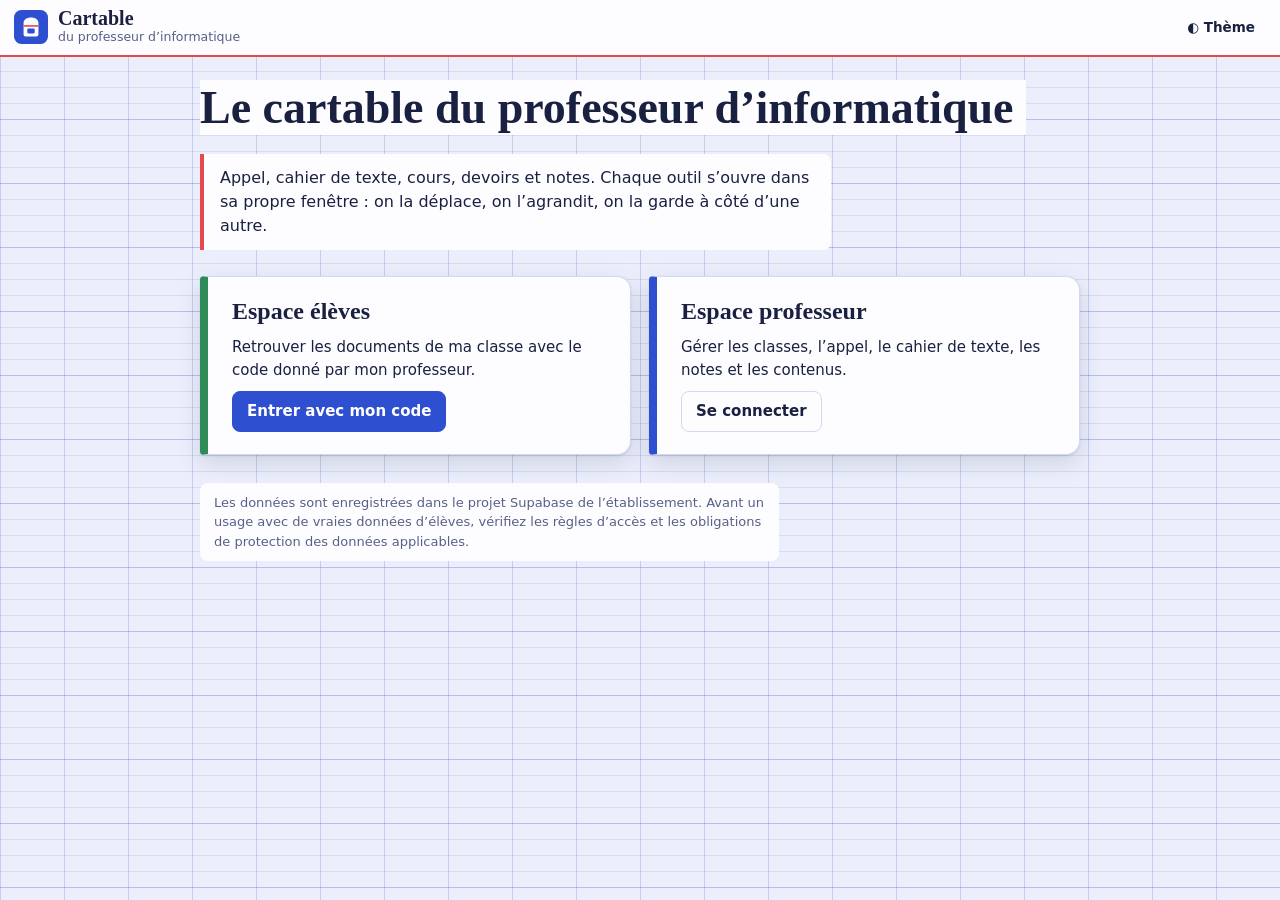
<file: index.html>
<!doctype html>
<html lang="fr">
<head>
  <meta charset="utf-8">
  <meta name="viewport" content="width=device-width, initial-scale=1, viewport-fit=cover">
  <title>Cartable du professeur d’informatique</title>
  <meta name="description" content="Cartable numérique du professeur d’informatique : appel, cahier de texte, cours, devoirs, notes et espace élèves par code de classe.">
  <meta name="robots" content="noindex, nofollow">
  <meta name="theme-color" content="#2f4fd1">
  <link rel="icon" href="assets/img/favicon.svg" type="image/svg+xml">
  <link rel="stylesheet" href="assets/css/app.css">
  <script src="assets/js/theme.js"></script>
</head>
<body data-view="home">
  <a class="skip" href="#main">Aller au contenu</a>

  <header id="top">
    <a class="brand" href="#accueil" aria-label="Retour à l’accueil du cartable">
      <svg viewBox="0 0 64 64" aria-hidden="true"><rect width="64" height="64" rx="14" fill="#2f4fd1"/><path d="M18 24c0-6 6-10 14-10s14 4 14 10v22a4 4 0 0 1-4 4H22a4 4 0 0 1-4-4z" fill="#fdfdff"/><path d="M18 30h28" stroke="#e5484d" stroke-width="3"/><rect x="25" y="35" width="14" height="9" rx="2" fill="#2f4fd1"/></svg>
      <span><b>Cartable</b><small>du professeur d’informatique</small></span>
    </a>
    <div id="top-right"></div>
  </header>

  <div id="desk">
    <main id="main" tabindex="-1">
      <noscript><div class="sheet"><h1>JavaScript est nécessaire</h1><p>Activez JavaScript dans votre navigateur pour utiliser le cartable.</p></div></noscript>
      <p class="muted" style="padding:12px">Chargement…</p>
    </main>
    <div id="winlayer"></div>
  </div>

  <nav id="taskbar" aria-label="Fenêtres ouvertes" hidden>
    <div id="taskbar-list"></div>
    <div class="tb-tools">
      <button type="button" class="btn btn-sm" id="tb-min">Tout réduire</button>
      <button type="button" class="btn btn-sm" id="tb-close">Tout fermer</button>
    </div>
  </nav>

  <div id="toast" class="toast" role="status" aria-live="polite"></div>

  <script src="assets/js/config.js"></script>
  <script src="assets/vendor/supabase.js"></script>
  <script src="assets/js/core.js"></script>
  <script src="assets/js/wm.js"></script>
  <script src="assets/js/teacher.js"></script>
  <script src="assets/js/student.js"></script>
  <script src="assets/js/app.js"></script>
</body>
</html>
</file>
<file: assets/css/app.css>
/* ==========================================================================
   Cartable du professeur d'informatique — feuille de style
   Identité : le bureau est une page de cahier à grands carreaux (seyès),
   chaque outil est une feuille volante avec son intercalaire coloré.
   ========================================================================== */

:root {
  --font-body: system-ui, -apple-system, "Segoe UI", Roboto, "Helvetica Neue", Arial, sans-serif;
  --font-head: "Iowan Old Style", "Palatino Linotype", Palatino, "Book Antiqua", Georgia, serif;
  --font-mono: ui-monospace, "SFMono-Regular", Menlo, Consolas, monospace;

  --desk: #eceffb;
  --grid: rgba(63, 87, 200, 0.12);
  --grid-strong: rgba(63, 87, 200, 0.22);
  --paper: #fdfdff;
  --paper-2: #f2f4fd;
  --text: #1a2040;
  --muted: #586088;
  --border: #d3d9f1;
  --accent: #2f4fd1;
  --accent-ink: #ffffff;
  --accent-soft: #e4e9ff;
  --ok: #17795a;
  --ok-soft: #dcf4ea;
  --warn: #9a5b00;
  --warn-soft: #fff0cf;
  --danger: #c0322f;
  --danger-soft: #fde5e3;
  --on-strong: #ffffff;
  --margin: #e5484d;
  --hl: #fff0a0;
  --shadow: 0 1px 2px rgba(20, 30, 80, 0.12), 0 8px 24px rgba(20, 30, 80, 0.14);
  --shadow-top: 0 2px 4px rgba(20, 30, 80, 0.16), 0 18px 48px rgba(20, 30, 80, 0.28);
  --radius: 10px;
  color-scheme: light;
}

@media (prefers-color-scheme: dark) {
  :root:not([data-theme="light"]) {
    --desk: #12172e;
    --grid: rgba(140, 160, 255, 0.08);
    --grid-strong: rgba(140, 160, 255, 0.15);
    --paper: #1b2142;
    --paper-2: #232a52;
    --text: #e8ebff;
    --muted: #a6aed8;
    --border: #353e70;
    --accent: #8ea2ff;
    --accent-ink: #0f1433;
    --accent-soft: #2b3570;
    --ok: #4cc9a0;
    --ok-soft: #173d37;
    --warn: #f0b35a;
    --warn-soft: #43361a;
    --danger: #ff8a84;
    --danger-soft: #472428;
    --on-strong: #0f1433;
    --margin: #ff6b6f;
    --shadow: 0 1px 2px rgba(0, 0, 0, 0.4), 0 8px 24px rgba(0, 0, 0, 0.4);
    --shadow-top: 0 2px 4px rgba(0, 0, 0, 0.5), 0 18px 48px rgba(0, 0, 0, 0.6);
    color-scheme: dark;
  }
}
:root[data-theme="dark"] {
  --desk: #12172e;
  --grid: rgba(140, 160, 255, 0.08);
  --grid-strong: rgba(140, 160, 255, 0.15);
  --paper: #1b2142;
  --paper-2: #232a52;
  --text: #e8ebff;
  --muted: #a6aed8;
  --border: #353e70;
  --accent: #8ea2ff;
  --accent-ink: #0f1433;
  --accent-soft: #2b3570;
  --ok: #4cc9a0;
  --ok-soft: #173d37;
  --warn: #f0b35a;
  --warn-soft: #43361a;
  --danger: #ff8a84;
  --danger-soft: #472428;
  --on-strong: #0f1433;
  --margin: #ff6b6f;
  --shadow: 0 1px 2px rgba(0, 0, 0, 0.4), 0 8px 24px rgba(0, 0, 0, 0.4);
  --shadow-top: 0 2px 4px rgba(0, 0, 0, 0.5), 0 18px 48px rgba(0, 0, 0, 0.6);
  color-scheme: dark;
}

/* --------------------------------------------------------------------------
   Base
   -------------------------------------------------------------------------- */
*, *::before, *::after { box-sizing: border-box; }
html { -webkit-text-size-adjust: 100%; }
body {
  margin: 0;
  font: 15px/1.5 var(--font-body);
  color: var(--text);
  background: var(--desk);
  height: 100vh;
  height: 100dvh;
  display: grid;
  grid-template-rows: auto minmax(0, 1fr) auto;
  overflow: hidden;
}
h1, h2, h3 { font-family: var(--font-head); line-height: 1.2; }
a { color: var(--accent); }
p { margin: 0 0 10px; }
[hidden] { display: none !important; }
.sr { position: absolute; width: 1px; height: 1px; overflow: hidden; clip: rect(0 0 0 0); white-space: nowrap; }
.skip { position: absolute; left: -999px; top: 0; z-index: 100; background: var(--paper); padding: 8px 12px; }
.skip:focus { left: 8px; top: 8px; }
.muted { color: var(--muted); font-size: 13.5px; }
.mono { font-family: var(--font-mono); }
.pre { white-space: pre-wrap; overflow-wrap: anywhere; }
.row { display: flex; gap: 8px; flex-wrap: wrap; align-items: center; }
.row > .grow { flex: 1 1 200px; min-width: 0; }
.grid2 { display: grid; grid-template-columns: repeat(auto-fit, minmax(210px, 1fr)); gap: 0 12px; }

:focus-visible { outline: 3px solid var(--accent); outline-offset: 2px; }

/* --------------------------------------------------------------------------
   En-tête
   -------------------------------------------------------------------------- */
#top {
  display: flex; align-items: center; gap: 12px; flex-wrap: wrap;
  padding: calc(8px + env(safe-area-inset-top, 0px)) 14px 8px;
  background: var(--paper);
  box-shadow: 0 2px 0 var(--margin);
  position: relative; z-index: 30;
}
.brand { display: inline-flex; align-items: center; gap: 10px; text-decoration: none; color: var(--text); margin-right: auto; }
.brand svg { width: 34px; height: 34px; flex: none; }
.brand b { font: 700 20px/1 var(--font-head); display: block; }
.brand small { color: var(--muted); font-size: 12.5px; display: block; }
#top-right { display: flex; gap: 8px; align-items: center; flex-wrap: wrap; }
.top-class select { max-width: 220px; min-height: 36px; padding: 5px 9px; }
.top-who { font-weight: 700; padding: 4px 10px; background: var(--accent-soft); border-radius: 99px; }

/* --------------------------------------------------------------------------
   Bureau (page à carreaux) + calque des fenêtres
   -------------------------------------------------------------------------- */
#desk {
  position: relative; min-height: 0; overflow: hidden;
  background-color: var(--desk);
  background-image:
    linear-gradient(to right, var(--grid-strong) 1px, transparent 1px),
    linear-gradient(to bottom, var(--grid-strong) 1px, transparent 1px),
    linear-gradient(to bottom, var(--grid) 1px, transparent 1px);
  background-size: 64px 64px, 64px 64px, 100% 16px;
}
#main { position: absolute; inset: 0; overflow: auto; padding: 24px clamp(14px, 4vw, 44px) 48px; }
#winlayer { position: absolute; inset: 0; pointer-events: none; overflow: hidden; }

/* --------------------------------------------------------------------------
   Boutons et champs
   -------------------------------------------------------------------------- */
.btn {
  display: inline-flex; align-items: center; justify-content: center; gap: 6px;
  min-height: 40px; padding: 8px 14px;
  border: 1px solid var(--border); border-radius: 8px;
  background: var(--paper); color: var(--text);
  font: inherit; font-weight: 600; text-decoration: none; cursor: pointer;
}
.btn:hover { background: var(--accent-soft); }
.btn-primary { background: var(--accent); border-color: var(--accent); color: var(--accent-ink); }
.btn-primary:hover { background: var(--accent); filter: brightness(1.12); }
.btn-danger { color: var(--danger); border-color: color-mix(in srgb, var(--danger) 45%, var(--border)); }
.btn-danger:hover { background: var(--danger-soft); }
.btn-danger-solid { background: var(--danger); border-color: var(--danger); color: var(--on-strong); }
.btn-danger-solid:hover { background: var(--danger); filter: brightness(1.1); }
.btn-quiet { border-color: transparent; background: transparent; }
.btn-sm { min-height: 34px; padding: 4px 10px; font-size: 13.5px; }
.btn-lg { min-height: 46px; padding: 10px 20px; font-size: 16px; }
.btn[disabled] { opacity: 0.55; cursor: not-allowed; }
.link { background: none; border: 0; padding: 0; color: var(--accent); font: inherit; font-weight: 700; text-decoration: underline; cursor: pointer; }

input, select, textarea {
  font: inherit; color: var(--text); background: var(--paper);
  border: 1px solid var(--border); border-radius: 8px;
  padding: 9px 11px; min-height: 40px; max-width: 100%;
}
textarea { min-height: 96px; resize: vertical; }
input[type="checkbox"] { min-height: 0; width: 18px; height: 18px; accent-color: var(--accent); }
input[readonly] { background: var(--paper-2); }
.field { display: block; margin: 0 0 12px; font-weight: 600; font-size: 13.5px; }
.field > input, .field > select, .field > textarea { display: block; width: 100%; margin-top: 4px; font-weight: 400; font-size: 15px; }
.check { display: flex; align-items: center; gap: 8px; margin: 0 0 12px; font-weight: 600; font-size: 14px; }
.hint-text { color: var(--muted); font-weight: 400; font-size: 12.5px; }

/* --------------------------------------------------------------------------
   Page d'accueil, connexion, saisie du code
   -------------------------------------------------------------------------- */
.landing { max-width: 880px; margin: 0 auto; }
.hero h1 {
  display: inline; margin: 0; padding: 2px 12px 2px 0;
  font-size: clamp(28px, 5.4vw, 46px); line-height: 1.25; font-weight: 700;
  background: var(--paper); box-decoration-break: clone; -webkit-box-decoration-break: clone;
}
.lead {
  max-width: 62ch; margin: 18px 0 26px; padding: 12px 16px;
  background: var(--paper); border-left: 4px solid var(--margin); border-radius: 0 8px 8px 0; font-size: 16px;
}
.entries { display: grid; grid-template-columns: repeat(auto-fit, minmax(280px, 1fr)); gap: 18px; }
.entry {
  display: flex; flex-direction: column; gap: 10px; align-items: flex-start;
  padding: 20px 22px 22px 24px; text-decoration: none; color: var(--text);
  background: var(--paper); border: 1px solid var(--border); border-left: 8px solid var(--tab);
  border-radius: 4px 14px 14px 4px; box-shadow: var(--shadow);
}
.entry b { font: 700 24px/1.2 var(--font-head); }
.entry:hover { background: var(--paper-2); }
.legal { margin-top: 28px; max-width: 70ch; padding: 10px 14px; background: var(--paper); border-radius: 8px; color: var(--muted); font-size: 13px; }

.sheet {
  max-width: 460px; margin: 20px auto; padding: 22px 24px 24px;
  background: var(--paper); border: 1px solid var(--border); border-top: 6px solid var(--tab, var(--accent));
  border-radius: 12px; box-shadow: var(--shadow);
}
.sheet h1 { margin: 0 0 8px; font-size: 26px; }
.sheet .btn-primary { width: 100%; }
.bar-link { margin: 0 0 12px; }

/* --------------------------------------------------------------------------
   Lanceur : un intercalaire par commande
   -------------------------------------------------------------------------- */
.launcher { max-width: 1120px; margin: 0 auto; }
.hello { margin-bottom: 22px; }
.hello h1 { display: inline-block; margin: 0 0 4px; padding: 2px 12px 2px 0; background: var(--paper); font-size: 34px; }
.hello .date { display: block; margin: 0 0 12px; }
.date { text-transform: capitalize; }
.summary { display: inline-block; max-width: 100%; padding: 10px 14px; background: var(--paper); border-left: 4px solid var(--accent); border-radius: 0 8px 8px 0; }
.summary p { margin: 0 0 4px; }
.summary ul { list-style: none; margin: 0; padding: 0; display: flex; flex-wrap: wrap; gap: 4px 16px; }
.group { margin-bottom: 22px; }
.group > h2 { display: inline-block; margin: 0 0 10px; padding: 1px 10px 1px 0; background: var(--paper); font-size: 18px; }
.tiles { display: grid; grid-template-columns: repeat(auto-fill, minmax(220px, 1fr)); gap: 12px; }
.tile {
  position: relative; display: flex; align-items: center; gap: 12px; min-height: 76px;
  padding: 12px 14px 12px 14px; text-align: left; font: inherit; color: var(--text); cursor: pointer;
  background: var(--paper); border: 1px solid var(--border); border-left: 7px solid var(--tab);
  border-radius: 4px 12px 12px 4px;
}
.tile:hover { background: var(--accent-soft); }
.tile-ico {
  flex: none; display: grid; place-items: center; width: 44px; height: 44px; font-size: 24px; border-radius: 10px;
  background: color-mix(in srgb, var(--tab) 16%, var(--paper));
}
.tile-txt { display: flex; flex-direction: column; min-width: 0; }
.tile-txt b { font-size: 15.5px; }
.tile-txt small { color: var(--muted); font-size: 12.5px; line-height: 1.3; }
.tile .open-flag { display: none; position: absolute; top: 6px; right: 8px; font-size: 11.5px; font-weight: 700; color: var(--ok); }
.tile.is-open .open-flag { display: inline; }
.hint { max-width: 74ch; padding: 10px 14px; background: var(--paper); border-radius: 8px; color: var(--muted); font-size: 13px; }

/* --------------------------------------------------------------------------
   Fenêtres indépendantes
   -------------------------------------------------------------------------- */
.win {
  position: absolute; display: flex; flex-direction: column; overflow: hidden;
  min-width: 320px; min-height: 220px; pointer-events: auto;
  background: var(--paper); border: 1px solid var(--border); border-top: 6px solid var(--tab);
  border-radius: var(--radius); box-shadow: var(--shadow);
  animation: win-in 0.14s ease-out;
}
.win:focus { outline: none; }
.win.is-top { box-shadow: var(--shadow-top); }
.win.min { display: none; }
.win.max { left: 0 !important; top: 0 !important; width: 100% !important; height: 100% !important; border-radius: 0; border-left: 0; border-right: 0; }
@keyframes win-in { from { opacity: 0; transform: scale(0.97); } to { opacity: 1; transform: none; } }

.win-bar {
  display: flex; align-items: center; gap: 8px; padding: 6px 6px 6px 12px;
  background: var(--paper-2); border-bottom: 1px solid var(--border);
  cursor: grab; user-select: none; -webkit-user-select: none; touch-action: none;
}
.win-bar:active { cursor: grabbing; }
.win-ico { font-size: 18px; }
.win-title { flex: 1; min-width: 0; margin: 0; font: 700 16px/1.2 var(--font-head); white-space: nowrap; overflow: hidden; text-overflow: ellipsis; }
.win-sub { font: 400 13px var(--font-body); color: var(--muted); }
.win-ctl { display: flex; gap: 2px; }
.win-ctl button {
  width: 34px; height: 34px; border: 0; border-radius: 8px; background: transparent; color: var(--text);
  font: inherit; font-size: 15px; cursor: pointer;
}
.win-ctl button:hover { background: var(--accent-soft); }
.win-ctl button[data-w="close"]:hover { background: var(--danger); color: var(--on-strong); }
.win-tools { padding: 8px 14px; border-bottom: 1px solid var(--border); }
.win-tools label { display: inline-flex; align-items: center; gap: 8px; font-weight: 600; font-size: 13.5px; }
.win-tools select { min-height: 36px; padding: 5px 9px; max-width: 60vw; }
.win-body { flex: 1; min-height: 0; overflow: auto; padding: 14px 16px 20px; }
.win-body[aria-busy="true"] { opacity: 0.6; }

.rz { position: absolute; z-index: 3; }
.rz-r { top: 0; right: 0; width: 7px; height: 100%; cursor: ew-resize; }
.rz-b { left: 0; bottom: 0; width: 100%; height: 7px; cursor: ns-resize; }
.rz-br {
  right: 0; bottom: 0; width: 18px; height: 18px; cursor: nwse-resize;
  background: linear-gradient(135deg, transparent 52%, var(--muted) 52% 60%, transparent 60% 72%, var(--muted) 72% 80%, transparent 80%);
}

/* Barre des fenêtres ouvertes */
#taskbar {
  display: flex; align-items: center; gap: 8px;
  padding: 6px 10px calc(6px + env(safe-area-inset-bottom, 0px));
  background: var(--paper); border-top: 1px solid var(--border); position: relative; z-index: 30;
}
#taskbar-list { display: flex; gap: 6px; flex: 1; min-width: 0; overflow-x: auto; scrollbar-width: thin; padding-bottom: 2px; }
.tb-item {
  display: inline-flex; align-items: center; gap: 6px; flex: none; max-width: 230px; min-height: 38px;
  padding: 4px 10px; font: inherit; font-size: 13.5px; color: var(--text); cursor: pointer;
  background: var(--paper-2); border: 1px solid var(--border); border-bottom: 4px solid var(--tab); border-radius: 8px;
}
.tb-item.on { background: var(--accent-soft); border-color: var(--accent); border-bottom-color: var(--tab); }
.tb-item.min { opacity: 0.7; }
.tb-label { overflow: hidden; text-overflow: ellipsis; white-space: nowrap; }
.tb-tools { display: flex; gap: 4px; flex: none; }

/* --------------------------------------------------------------------------
   Contenu des fenêtres
   -------------------------------------------------------------------------- */
.card { margin: 0 0 14px; padding: 14px; background: var(--paper); border: 1px solid var(--border); border-radius: 10px; }
.card > h3 { margin: 0 0 10px; font-size: 16px; }
.card > details > summary { cursor: pointer; font-weight: 700; }
.grp { margin: 18px 0 4px; font-size: 15px; color: var(--muted); }
.empty { padding: 14px; color: var(--muted); background: var(--paper-2); border-radius: 8px; }
.callout { margin: 0 0 12px; padding: 10px 14px; border-radius: 8px; background: var(--accent-soft); border-left: 4px solid var(--accent); }
.callout.err { background: var(--danger-soft); border-left-color: var(--danger); }
.callout.ok { background: var(--ok-soft); border-left-color: var(--ok); }
.callout.warn { background: var(--warn-soft); border-left-color: var(--warn); }
.callout code, .card code { font-family: var(--font-mono); font-size: 13px; }

.item { padding: 12px 0; border-top: 1px solid var(--border); }
.item:first-of-type { border-top: 0; }
.item-head { display: flex; gap: 8px; flex-wrap: wrap; align-items: baseline; margin-bottom: 4px; }
.item-head b { font-size: 15.5px; }
.item-actions { display: flex; gap: 6px; flex-wrap: wrap; margin-top: 8px; }
.hw { margin-top: 6px; padding: 6px 10px; background: var(--hl); color: #1a2040; border-radius: 6px; }
.badge { display: inline-block; padding: 2px 9px; border-radius: 99px; background: var(--accent-soft); color: var(--accent); font-size: 12px; font-weight: 700; white-space: nowrap; }
.badge.ok { background: var(--ok-soft); color: var(--ok); }
.badge.warn { background: var(--warn-soft); color: var(--warn); }
.badge.mute { background: var(--paper-2); color: var(--muted); }
.plain { list-style: none; margin: 0; padding: 0; }
.plain li { display: flex; align-items: center; justify-content: space-between; gap: 8px; padding: 6px 0; border-top: 1px solid var(--border); }
.plain li:first-child { border-top: 0; }

.tablewrap { overflow-x: auto; margin: 0 0 12px; }
.tbl { width: 100%; border-collapse: collapse; }
.tbl th, .tbl td { padding: 8px; text-align: left; border-bottom: 1px solid var(--border); vertical-align: middle; }
.tbl th { font-size: 13px; color: var(--muted); }
.tbl td.num, .tbl th.num { text-align: right; font-variant-numeric: tabular-nums; }

.seg { display: inline-flex; border: 1px solid var(--border); border-radius: 8px; overflow: hidden; }
.seg button {
  min-width: 46px; min-height: 40px; border: 0; border-right: 1px solid var(--border);
  background: var(--paper); color: var(--text); font: inherit; font-weight: 800; cursor: pointer;
}
.seg button:last-child { border-right: 0; }
.seg button[aria-pressed="true"].s-P { background: var(--ok); color: var(--on-strong); }
.seg button[aria-pressed="true"].s-A { background: var(--danger); color: var(--on-strong); }
.seg button[aria-pressed="true"].s-R { background: var(--warn); color: var(--on-strong); }

.chips { display: flex; gap: 6px; flex-wrap: wrap; margin: 0 0 12px; }
.chip { min-height: 36px; padding: 4px 12px; border: 1px solid var(--border); border-radius: 99px; background: var(--paper); color: var(--text); font: inherit; font-size: 13.5px; font-weight: 600; cursor: pointer; }
.chip[aria-pressed="true"] { background: var(--accent); border-color: var(--accent); color: var(--accent-ink); }

/* --------------------------------------------------------------------------
   Notification et boîtes de dialogue
   -------------------------------------------------------------------------- */
.toast {
  position: fixed; left: 50%; bottom: calc(70px + env(safe-area-inset-bottom, 0px)); z-index: 90;
  max-width: min(92vw, 520px); padding: 10px 18px; border-radius: 99px; text-align: center;
  background: var(--text); color: var(--paper); box-shadow: var(--shadow);
  opacity: 0; transform: translate(-50%, 12px); pointer-events: none; transition: opacity 0.18s, transform 0.18s;
}
.toast.show { opacity: 1; transform: translate(-50%, 0); }
.toast.err { background: var(--danger); color: var(--on-strong); }

.dlg { max-width: min(92vw, 480px); padding: 20px 22px; background: var(--paper); color: var(--text); border: 1px solid var(--border); border-radius: 14px; box-shadow: var(--shadow-top); }
.dlg::backdrop { background: rgba(10, 15, 40, 0.55); }
.dlg h3 { margin: 0 0 8px; font-size: 20px; }
.dlg-actions { display: flex; gap: 8px; flex-wrap: wrap; justify-content: flex-end; margin-top: 16px; }
.bigcode {
  margin: 12px 0; padding: 14px; text-align: center; user-select: all;
  font: 800 26px/1.2 var(--font-mono); letter-spacing: 0.06em;
  background: var(--hl); color: #1a2040; border-radius: 8px;
}

/* --------------------------------------------------------------------------
   Petits écrans : une seule fenêtre à la fois, plein écran
   -------------------------------------------------------------------------- */
@media (max-width: 760px) {
  .win { left: 0 !important; top: 0 !important; width: 100% !important; height: 100% !important; border-radius: 0; border-left: 0; border-right: 0; animation: none; }
  .win:not(.is-top) { display: none; }
  .win-bar { cursor: default; }
  .rz, .win-ctl [data-w="dup"], .win-ctl [data-w="max"] { display: none; }
  .brand small { display: none; }
  #main { padding-top: 16px; }
  .tb-tools { display: none; }
  .tiles { grid-template-columns: 1fr; }
}

@media (prefers-reduced-motion: reduce) {
  .win { animation: none; }
  .toast { transition: none; }
}

/* --------------------------------------------------------------------------
   Impression : seule la fenêtre choisie est imprimée
   -------------------------------------------------------------------------- */
@media print {
  @page { size: A4; margin: 10mm; }
  body { display: block; height: auto; overflow: visible; background: #fff; color: #000; font-size: 12px; }
  body.printing #top, body.printing #taskbar, body.printing #main, body.printing #toast, body.printing .win:not(.print-target) { display: none !important; }
  body.printing #desk, body.printing #winlayer { position: static !important; overflow: visible !important; background: none !important; }
  body.printing .print-target {
    position: static !important; width: auto !important; height: auto !important;
    display: block !important; border: 0; box-shadow: none; animation: none; overflow: visible;
  }
  body.printing .print-target .win-body { overflow: visible; padding: 0; }
  body.printing .print-target .win-ctl, body.printing .print-target .win-tools, body.printing .rz { display: none !important; }
  body.printing .print-target .win-bar { background: none; border-bottom: 2px solid #000; padding-left: 0; }
  body.printing .np { display: none !important; }
  body.printing .card, body.printing .item { break-inside: avoid; }
  body.printing a { color: #000; }
}

/* --------------------------------------------------------------------------
   Journal d'appel : tableau élèves × séances
   -------------------------------------------------------------------------- */
.matrix { border-collapse: separate; border-spacing: 0; font-size: 13.5px; }
.matrix th, .matrix td { padding: 6px 9px; text-align: center; white-space: nowrap; border-bottom: 1px solid var(--border); border-right: 1px solid var(--border); }
.matrix th:first-child, .matrix td:first-child { position: sticky; left: 0; z-index: 1; min-width: 150px; text-align: left; background: var(--paper); }
.matrix thead th { background: var(--paper-2); font-weight: 700; }
.matrix thead th:first-child { z-index: 2; background: var(--paper-2); }
.matrix thead th.cur { background: var(--accent-soft); }
.matrix .hbtn { display: flex; flex-direction: column; align-items: center; width: 100%; padding: 2px 4px; border: 0; border-radius: 6px; background: none; color: var(--accent); font: inherit; font-weight: 700; cursor: pointer; }
.matrix .hbtn small { color: var(--muted); font-weight: 400; font-size: 11px; max-width: 90px; overflow: hidden; text-overflow: ellipsis; }
.matrix .hbtn:hover { background: var(--accent-soft); }
.matrix tfoot td { background: var(--paper-2); font-weight: 700; }
.matrix tfoot td:first-child { background: var(--paper-2); }
.cell-P { background: var(--ok-soft); color: var(--ok); font-weight: 800; }
.cell-A { background: var(--danger-soft); color: var(--danger); font-weight: 800; }
.cell-R { background: var(--warn-soft); color: var(--warn); font-weight: 800; }
.cell-0 { color: var(--muted); }
@media print {
  body.printing .matrix td, body.printing .matrix th { -webkit-print-color-adjust: exact; print-color-adjust: exact; }
  body.printing .matrix th:first-child, body.printing .matrix td:first-child { position: static; }
}
</file>
